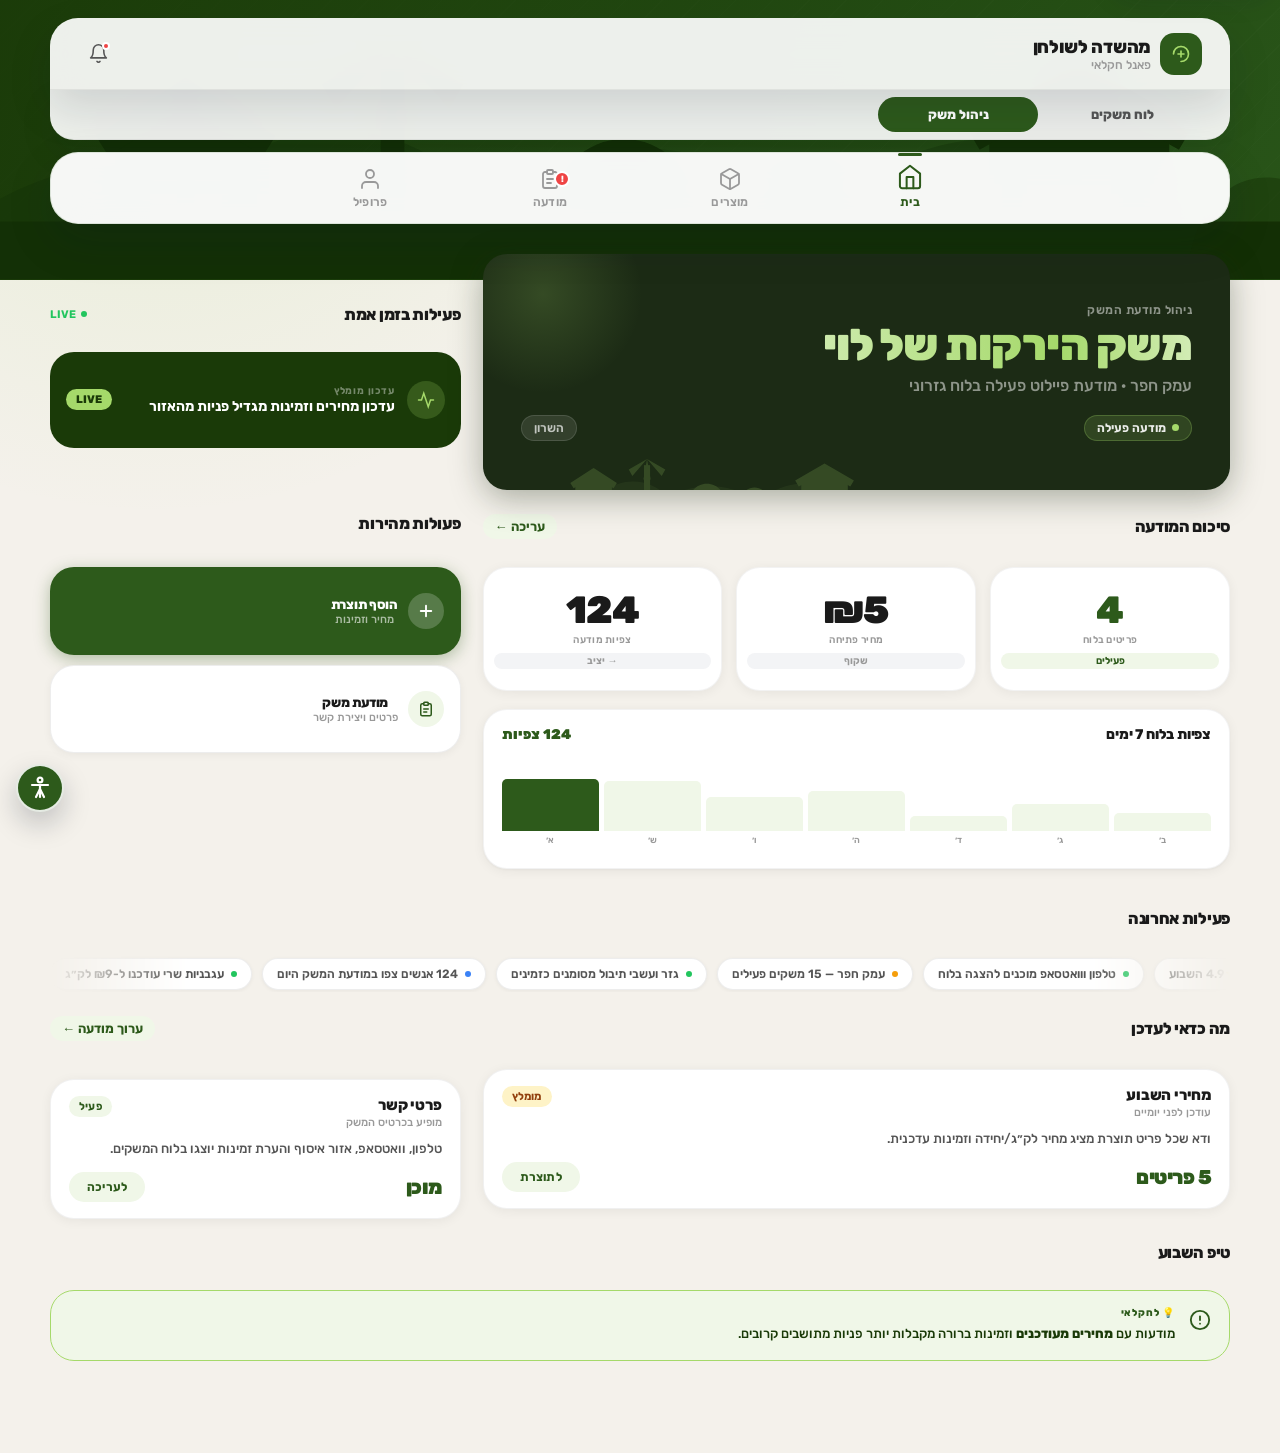
<file: seller-dashboard.html>
<!DOCTYPE html>
<html dir="rtl" lang="he">
<head>
<meta charset="UTF-8">
<meta name="viewport" content="width=device-width, initial-scale=1.0, maximum-scale=1.0">
<title>מהשדה לשולחן — לוח בקרה</title>
<link rel="preconnect" href="https://fonts.googleapis.com">
<link href="https://fonts.googleapis.com/css2?family=Rubik:wght@400;500;600;700;800;900&display=swap" rel="stylesheet">
<style>

/* ══════════════════════════════════════
   DESIGN TOKENS  (Deepstash × Gezroni)
══════════════════════════════════════ */
:root{
  /* Brand */
  --green-900:#1a3a08;
  --green-800:#2D5A1B;
  --green-600:#4a7c29;
  --green-400:#A5D96A;
  --green-100:#F0F7E8;
  --green-50:#f7fcf2;

  /* Neutrals */
  --bg:#f4f1eb;          /* warm cream — our brand bg */
  --surface:#ffffff;
  --dark:#1a1a1a;        /* Deepstash dark text */
  --dark-card:#1C2B15;   /* dark green section */
  --text-1:#1a1a1a;
  --text-2:#555;
  --text-3:#999;

  /* Accents */
  --orange:#f59e0b;
  --orange-pale:#fef3c7;
  --red:#ef4444;
  --red-pale:#fee2e2;
  --blue:#1a3f8f;

  /* Deepstash spring easing */
  --spring: cubic-bezier(0.16, 1, 0.3, 1);
  --ease-out: cubic-bezier(0.22, 1, 0.36, 1);

  /* Radii — Deepstash uses 16–24px */
  --r-pill: 999px;
  --r-xl: 24px;
  --r-lg: 20px;
  --r-md: 16px;
  --r-sm: 10px;

  --nav-h: 68px;
  --header-h: 60px;
  --page-nav-h: 46px;
}

/* ── RESET ── */
*{box-sizing:border-box;margin:0;padding:0;font-family:'Rubik',sans-serif;-webkit-tap-highlight-color:transparent}
html{scroll-behavior:smooth}
body{background:var(--bg);direction:rtl;min-height:100dvh;overflow-x:hidden;color:var(--text-1)}
button{cursor:pointer;border:none;background:none;font-family:'Rubik',sans-serif}
input,select,textarea{font-family:'Rubik',sans-serif;direction:rtl}

a:focus-visible,
button:focus-visible,
input:focus-visible,
select:focus-visible,
textarea:focus-visible,
[role="button"]:focus-visible{
  outline:3px solid var(--orange);
  outline-offset:3px;
}

.skip-link{
  position:fixed;top:10px;right:10px;z-index:1000;
  transform:translateY(-160%);
  background:#fff;color:var(--green-900);
  border:2px solid var(--green-800);
  border-radius:var(--r-pill);
  padding:10px 14px;font-weight:900;text-decoration:none;
  box-shadow:0 12px 28px rgba(15,23,42,0.18);
  transition:transform 0.18s var(--spring);
}
.skip-link:focus{transform:translateY(0)}
body.a11y-large-text{font-size:112%}
body.a11y-contrast{
  --bg:#fff;--surface:#fff;--text-1:#000;--text-2:#1f2937;--text-3:#374151;
  --green-800:#164b0b;--green-100:#e8f3de;--dark-card:#10220c;
}
body.a11y-contrast .card,
body.a11y-contrast .top-header,
body.a11y-contrast .global-page-nav,
body.a11y-contrast .bottom-nav{border-color:#111827}
body.a11y-underline a{text-decoration:underline;text-underline-offset:3px}
body.a11y-reduced-motion *,
body.a11y-reduced-motion *::before,
body.a11y-reduced-motion *::after{
  animation-duration:0.001ms!important;
  animation-iteration-count:1!important;
  transition-duration:0.001ms!important;
  scroll-behavior:auto!important;
}

.accessibility-widget{position:fixed;left:16px;bottom:calc(var(--nav-h) + 16px);z-index:120;direction:rtl}
.accessibility-toggle{
  width:48px;height:48px;display:grid;place-items:center;border:2px solid rgba(255,255,255,0.88);
  border-radius:50%;background:var(--green-800);color:#fff;box-shadow:0 12px 28px rgba(15,23,42,0.22);
}
.accessibility-toggle svg{width:24px;height:24px}
.accessibility-panel{
  position:absolute;left:0;bottom:58px;width:min(320px, calc(100vw - 32px));padding:14px;
  border-radius:18px;background:#fff;border:1px solid rgba(15,23,42,0.14);
  box-shadow:0 18px 46px rgba(15,23,42,0.22);display:none;color:#111827;
}
.accessibility-panel.open{display:block}
.accessibility-title{font-size:15px;font-weight:900;margin-bottom:4px}
.accessibility-note{font-size:12px;color:#475569;line-height:1.45;margin-bottom:10px}
.accessibility-actions{display:grid;gap:8px}
.accessibility-action{
  min-height:40px;border-radius:12px;border:1px solid rgba(15,23,42,0.12);
  background:#f8fafc;color:#111827;font-weight:800;font-size:12px;text-align:right;padding:9px 10px;
}
.accessibility-action.active{background:var(--green-800);color:#fff;border-color:var(--green-800)}

:root{
  --farm-silhouette:url("data:image/svg+xml,%3Csvg xmlns='http://www.w3.org/2000/svg' viewBox='0 0 1400 260'%3E%3Cg fill='%23143006'%3E%3Cpath d='M0 206h1400v54H0z'/%3E%3Cpath d='M70 204c48-31 91-48 140-50 30-1 61 4 93 15 37-39 95-56 151-44 37 8 69 28 91 55 54-34 118-48 186-40 50 6 98 25 140 56 42-42 103-68 170-68 74 0 141 32 184 82h175v50H0v-39c22-7 45-13 70-17z' opacity='.34'/%3E%3Cpath d='M210 190h132v-68l-66-42-66 42z'/%3E%3Cpath d='M236 190v-42h32v42zm48 0v-42h32v42z' fill='%231a3a08'/%3E%3Cpath d='M192 126l84-54 84 54-12 19-72-45-72 45z'/%3E%3Cpath d='M458 196h22V62h-22z'/%3E%3Cpath d='M469 40l13 74h-26zm0 0l-66 38 13 23zm0 0l66 38-13 23z'/%3E%3Cpath d='M620 194c0-36 29-65 65-65s65 29 65 65zM805 195c0-29 23-52 52-52s52 23 52 52z'/%3E%3Cpath d='M1026 194h168v-80l-84-48-84 48z'/%3E%3Cpath d='M1057 194v-48h35v48zm55 0v-48h35v48z' fill='%231a3a08'/%3E%3Cpath d='M1004 117l106-61 106 61-13 22-93-52-93 52z'/%3E%3Cpath d='M1227 199c16-23 35-34 58-34 19 0 34 8 46 22 16-10 34-13 53-8 5 2 11 4 16 6v75h-190c2-24 8-44 17-61z' opacity='.45'/%3E%3C/g%3E%3C/svg%3E");
}

/* ══════════════════════════
   KEYFRAMES  (Deepstash set)
══════════════════════════ */
@keyframes shine{
  0%{background-position:200% center}
  100%{background-position:-200% center}
}
@keyframes loop-scroll{
  0%{transform:translate3d(0,0,0)}
  100%{transform:translate3d(-50%,0,0)}
}
@keyframes floatUp{
  from{opacity:0;transform:translateY(18px)}
  to{opacity:1;transform:translateY(0)}
}
@keyframes countUp{
  from{opacity:0;transform:translateY(12px) scale(0.9)}
  to{opacity:1;transform:translateY(0) scale(1)}
}
@keyframes pulseGlow{
  0%,100%{box-shadow:0 0 0 0 rgba(165,217,106,0.5)}
  50%{box-shadow:0 0 0 10px rgba(165,217,106,0)}
}
@keyframes screenIn{
  from{opacity:0;transform:translateY(8px)}
  to{opacity:1;transform:translateY(0)}
}
@keyframes slideUp{
  from{transform:translateY(100%)}
  to{transform:translateY(0)}
}
@keyframes ripple{
  from{transform:scale(0);opacity:0.4}
  to{transform:scale(4);opacity:0}
}
@keyframes badgePop{
  0%{transform:scale(0)}
  60%{transform:scale(1.25)}
  100%{transform:scale(1)}
}
@keyframes toastSlide{
  from{opacity:0;transform:translateX(-50%) translateY(16px)}
  to{opacity:1;transform:translateX(-50%) translateY(0)}
}
@keyframes tickerFade{
  from{opacity:0;transform:translateY(-8px)}
  to{opacity:1;transform:translateY(0)}
}
@keyframes shimmerBg{
  0%{background-position:200% 0}
  100%{background-position:-200% 0}
}

/* ══════════════════════════
   LAYOUT SHELL
══════════════════════════ */
.app{max-width:430px;margin:0 auto;min-height:100dvh;position:relative;background:var(--bg)}

/* ── TOP HEADER ── */
.top-header{
  position:fixed;top:0;left:50%;transform:translateX(-50%);
  width:100%;max-width:430px;
  height:var(--header-h);
  background:rgba(255,255,255,0.92);
  backdrop-filter:blur(16px);
  -webkit-backdrop-filter:blur(16px);
  border-bottom:1px solid rgba(0,0,0,0.06);
  display:flex;align-items:center;justify-content:space-between;
  padding:0 1.25rem;z-index:50;
}
.header-logo{display:flex;align-items:center;gap:9px;text-decoration:none;color:inherit}
.header-logo-mark{
  width:34px;height:34px;background:var(--green-800);
  border-radius:10px;display:flex;align-items:center;justify-content:center;
  transition:transform 0.3s var(--spring);
}
.header-logo-mark:hover{transform:rotate(-6deg) scale(1.1)}
.header-logo-text{font-size:15px;font-weight:800;color:var(--text-1);letter-spacing:-0.3px}
.header-logo-sub{font-size:10px;color:var(--text-3);font-weight:500}
.icon-btn{
  width:40px;height:40px;border-radius:var(--r-pill);
  display:flex;align-items:center;justify-content:center;
  transition:all 0.2s var(--spring);cursor:pointer;position:relative;
  border:1px solid transparent;
}
.icon-btn:hover{background:#f0f0f0;border-color:rgba(0,0,0,0.06);transform:scale(1.08)}
.icon-btn:active{transform:scale(0.92)}
.notif-dot{
  position:absolute;top:7px;right:7px;
  width:8px;height:8px;background:#ef4444;
  border-radius:50%;border:2px solid #fff;
  animation:pulseGlow 2s infinite;
}
.global-page-nav{
  position:fixed;top:var(--header-h);left:50%;transform:translateX(-50%);
  width:100%;max-width:430px;height:var(--page-nav-h);
  background:rgba(255,255,255,0.92);
  backdrop-filter:blur(16px);
  -webkit-backdrop-filter:blur(16px);
  border-bottom:1px solid rgba(0,0,0,0.06);
  display:flex;align-items:center;gap:4px;
  padding:6px 1.25rem;z-index:49;
}
.global-page-nav a{
  flex:1;text-align:center;text-decoration:none;
  color:var(--text-2);font-size:11px;font-weight:800;
  border-radius:var(--r-pill);padding:7px 6px;
  white-space:nowrap;transition:all 0.18s var(--spring);
}
.global-page-nav a:hover{background:var(--green-100);color:var(--green-800)}
.global-page-nav a.active{background:var(--green-800);color:#fff}

/* ── SCREEN CONTAINER ── */
.screen-wrap{
  padding-top:calc(var(--header-h) + var(--page-nav-h) + 12px);
  padding-bottom:calc(var(--nav-h) + 16px);
  min-height:100dvh;
}
.screen{display:none;animation:screenIn 0.25s var(--ease-out) both}
.screen.active{display:block}

/* ══════════════════════════
   BOTTOM NAV  (Deepstash style: pill indicator)
══════════════════════════ */
.bottom-nav{
  position:fixed;bottom:0;left:50%;transform:translateX(-50%);
  width:100%;max-width:430px;
  height:var(--nav-h);
  background:rgba(255,255,255,0.96);
  backdrop-filter:blur(20px);
  -webkit-backdrop-filter:blur(20px);
  border-top:1px solid rgba(0,0,0,0.07);
  display:flex;align-items:center;
  z-index:50;
  padding-bottom:env(safe-area-inset-bottom);
}
.nav-item{
  flex:1;display:flex;flex-direction:column;align-items:center;
  gap:4px;padding:8px 0;cursor:pointer;position:relative;
  transition:transform 0.3s var(--spring);
}
.nav-item:active{transform:scale(0.82)}
.nav-icon{
  width:24px;height:24px;color:var(--text-3);
  transition:color 0.2s, transform 0.3s var(--spring);
}
.nav-label{font-size:10px;font-weight:600;color:var(--text-3);transition:color 0.2s;letter-spacing:0.2px}
.nav-indicator{
  position:absolute;top:0;left:50%;transform:translateX(-50%) scaleX(0);
  width:24px;height:3px;border-radius:var(--r-pill);
  background:var(--green-800);
  transition:transform 0.35s var(--spring);
}
.nav-item.active .nav-indicator{transform:translateX(-50%) scaleX(1)}
.nav-item.active .nav-icon{color:var(--green-800);transform:translateY(-2px) scale(1.12)}
.nav-item.active .nav-label{color:var(--green-800);font-weight:700}
.nav-badge{
  position:absolute;top:4px;right:calc(50% - 20px);
  background:#ef4444;color:#fff;
  font-size:9px;font-weight:800;
  min-width:16px;height:16px;border-radius:var(--r-pill);
  display:flex;align-items:center;justify-content:center;
  border:2px solid #fff;
  animation:badgePop 0.4s var(--spring) both;
}

/* ══════════════════════════
   SECTION / CARD
══════════════════════════ */
.pad{padding:0 1rem}
.pad-lg{padding:0 1.25rem}
.card{
  background:var(--surface);border-radius:var(--r-xl);
  box-shadow:0 2px 12px rgba(0,0,0,0.06),0 1px 3px rgba(0,0,0,0.04);
  border:1px solid rgba(0,0,0,0.05);overflow:hidden;
}
.sec-header{
  display:flex;align-items:center;justify-content:space-between;
  margin-bottom:12px;margin-top:22px;
}
.sec-title{font-size:16px;font-weight:800;color:var(--text-1);letter-spacing:-0.3px}
.sec-link{
  font-size:13px;font-weight:700;color:var(--green-800);cursor:pointer;
  padding:5px 12px;border-radius:var(--r-pill);
  background:var(--green-100);
  transition:all 0.2s var(--spring);
}
.sec-link:hover{background:var(--green-400);color:var(--green-900);transform:scale(1.04)}
.sec-link:active{transform:scale(0.96)}

/* ══════════════════════════
   HERO STATUS  (dark card — Deepstash dark section)
══════════════════════════ */
.status-card{
  background:var(--dark-card);
  border-radius:var(--r-xl);
  padding:22px 22px 20px;
  position:relative;overflow:hidden;
  box-shadow:0 8px 32px rgba(28,43,21,0.35);
}
.status-card::before{
  content:'';position:absolute;top:-60px;left:-40px;
  width:200px;height:200px;
  background:radial-gradient(circle,rgba(165,217,106,0.18) 0%,transparent 70%);
  pointer-events:none;
}
.status-card::after{
  content:'';
  position:absolute;
  left:18px;
  bottom:-20px;
  width:min(58%, 360px);
  height:150px;
  background:var(--green-400);
  -webkit-mask:var(--farm-silhouette) center bottom / contain no-repeat;
  mask:var(--farm-silhouette) center bottom / contain no-repeat;
  opacity:.14;
  pointer-events:none;
  z-index:0;
}
.status-card > *{position:relative;z-index:1}
.status-greeting{font-size:12px;color:rgba(255,255,255,0.5);font-weight:600;letter-spacing:0.5px;text-transform:uppercase;margin-bottom:4px}
.status-name{
  font-size:26px;font-weight:900;color:#fff;letter-spacing:-0.5px;line-height:1.1;
  background:linear-gradient(90deg,#fff 0%,var(--green-400) 40%,#fff 60%,#e8f8d0 100%);
  background-size:200% auto;
  -webkit-background-clip:text;-webkit-text-fill-color:transparent;background-clip:text;
  animation:shine 4s linear infinite;
}
.status-meta{font-size:13px;color:rgba(255,255,255,0.5);margin-top:6px;font-weight:500}
.status-row{display:flex;align-items:center;gap:8px;margin-top:14px}
.status-live{
  display:flex;align-items:center;gap:6px;
  background:rgba(165,217,106,0.15);border:1px solid rgba(165,217,106,0.25);
  border-radius:var(--r-pill);padding:5px 12px;
}
.live-dot{
  width:7px;height:7px;background:var(--green-400);
  border-radius:50%;flex-shrink:0;
  animation:pulseGlow 2s infinite;
}
.live-text{font-size:12px;font-weight:700;color:rgba(255,255,255,0.9)}
.status-region{
  margin-right:auto;
  background:rgba(255,255,255,0.1);border:1px solid rgba(255,255,255,0.12);
  border-radius:var(--r-pill);padding:5px 12px;
  font-size:12px;font-weight:600;color:rgba(255,255,255,0.7);
}

/* ══════════════════════════
   STAT CARDS  (Deepstash: number as hero)
══════════════════════════ */
.stats-row{display:grid;grid-template-columns:repeat(3,1fr);gap:10px}
.stat-card{
  background:var(--surface);border-radius:var(--r-xl);
  padding:16px 10px 14px;text-align:center;
  box-shadow:0 2px 12px rgba(0,0,0,0.06);
  border:1px solid rgba(0,0,0,0.05);
  cursor:default;
  transition:transform 0.35s var(--spring),box-shadow 0.3s ease;
  transform-style:preserve-3d;
  perspective:600px;
}
.stat-card:hover{
  transform:translateY(-5px) rotateX(4deg);
  box-shadow:0 12px 32px rgba(0,0,0,0.12);
}
.stat-card:active{transform:scale(0.93) rotateX(0deg)}
.stat-val{
  font-size:28px;font-weight:900;color:var(--text-1);
  line-height:1;letter-spacing:-1px;
  animation:countUp 0.5s var(--spring) both;
}
.stat-val.green{color:var(--green-800)}
.stat-label{font-size:10px;color:var(--text-3);margin-top:5px;font-weight:600;line-height:1.3;letter-spacing:0.3px}
.stat-delta{font-size:10px;font-weight:700;margin-top:6px;padding:2px 8px;border-radius:var(--r-pill);display:inline-block}
.stat-delta.up{background:var(--green-100);color:var(--green-800)}
.stat-delta.same{background:#f3f4f6;color:var(--text-3)}

/* ══════════════════════════
   ACTIVITY MARQUEE  (Deepstash loop-scroll)
══════════════════════════ */
.marquee-wrap{
  position:relative;
  width:100%;
  max-width:100%;
  min-width:0;
  overflow:hidden;
  padding:2px 0;
  direction:ltr;
  contain:inline-size;
  mask:linear-gradient(90deg,transparent,black 12%,black 88%,transparent);
  -webkit-mask:linear-gradient(90deg,transparent,black 12%,black 88%,transparent);
}
.marquee-track{
  display:flex;
  gap:0;
  width:max-content;
  animation:loop-scroll 22s linear infinite;
  will-change:transform;
}
.marquee-wrap:hover .marquee-track{animation-play-state:paused}
.marquee-group{
  display:flex;
  gap:10px;
  flex:0 0 auto;
  padding-inline-end:10px;
}
.marquee-chip{
  direction:rtl;
  display:flex;align-items:center;gap:7px;
  background:var(--surface);border:1px solid rgba(0,0,0,0.07);
  border-radius:var(--r-pill);padding:8px 14px;
  white-space:nowrap;flex-shrink:0;
  box-shadow:0 1px 4px rgba(0,0,0,0.05);
  font-size:12px;font-weight:600;color:var(--text-2);
}
.marquee-chip .chip-dot{
  width:6px;height:6px;border-radius:50%;flex-shrink:0;
}
.chip-dot.green{background:#22c55e}
.chip-dot.orange{background:#f59e0b}
.chip-dot.blue{background:#3b82f6}

/* ══════════════════════════
   QUICK ACTIONS  (pill buttons — Deepstash style)
══════════════════════════ */
.quick-actions{display:flex;gap:10px}
.qa-pill{
  flex:1;background:var(--surface);
  border-radius:var(--r-pill);
  border:1px solid rgba(0,0,0,0.07);
  padding:14px 16px;
  display:flex;align-items:center;gap:10px;
  transition:all 0.3s var(--spring);
  box-shadow:0 2px 8px rgba(0,0,0,0.05);
  cursor:pointer;
  position:relative;overflow:hidden;
}
.qa-pill::after{
  content:'';position:absolute;inset:0;
  background:rgba(0,0,0,0);
  transition:background 0.2s;
}
.qa-pill:hover{transform:translateY(-4px) scale(1.02);box-shadow:0 10px 28px rgba(0,0,0,0.1)}
.qa-pill:active{transform:scale(0.95)}
.qa-pill.primary{background:var(--green-800);border-color:transparent;box-shadow:0 4px 16px rgba(45,90,27,0.35)}
.qa-pill.primary:hover{box-shadow:0 10px 28px rgba(45,90,27,0.45)}
.qa-icon-pill{
  width:36px;height:36px;border-radius:50%;
  display:flex;align-items:center;justify-content:center;flex-shrink:0;
}
.qa-icon-pill.light{background:rgba(255,255,255,0.2)}
.qa-icon-pill.green{background:var(--green-100)}
.qa-title{font-size:13px;font-weight:800;color:var(--text-1);letter-spacing:-0.2px}
.qa-pill.primary .qa-title{color:#fff}
.qa-sub{font-size:11px;color:var(--text-3);margin-top:1px;font-weight:500}
.qa-pill.primary .qa-sub{color:rgba(255,255,255,0.6)}

/* ══════════════════════════
   LIVE TICKER (listing activity)
══════════════════════════ */
.live-ticker{
  background:var(--green-900);border-radius:var(--r-xl);
  padding:14px 16px;
  display:flex;align-items:center;gap:12px;
}
.ticker-icon{
  width:38px;height:38px;border-radius:var(--r-pill);
  background:rgba(165,217,106,0.2);
  display:flex;align-items:center;justify-content:center;flex-shrink:0;
  animation:pulseGlow 2s infinite;
}
.ticker-content{flex:1;min-width:0}
.ticker-label{font-size:10px;font-weight:700;color:rgba(255,255,255,0.4);letter-spacing:0.8px;text-transform:uppercase}
.ticker-text{font-size:14px;font-weight:700;color:#fff;margin-top:1px;animation:tickerFade 0.4s var(--ease-out)}
.ticker-badge{
  background:var(--green-400);color:var(--green-900);
  font-size:11px;font-weight:800;
  padding:4px 10px;border-radius:var(--r-pill);flex-shrink:0;
}

/* ══════════════════════════
   ORDER CARDS  (Deepstash: bigger radius, more impact)
══════════════════════════ */
.order-card{
  background:var(--surface);border-radius:var(--r-xl);
  border:1px solid rgba(0,0,0,0.06);
  box-shadow:0 2px 12px rgba(0,0,0,0.06);
  padding:16px 18px;
  transition:all 0.3s var(--spring);
}
.order-card:hover{transform:translateY(-3px);box-shadow:0 8px 28px rgba(0,0,0,0.10)}
.order-card+.order-card{margin-top:10px}
.order-top{display:flex;align-items:flex-start;justify-content:space-between;margin-bottom:10px}
.order-buyer{font-size:15px;font-weight:800;color:var(--text-1);letter-spacing:-0.2px}
.order-time{font-size:11px;color:var(--text-3);margin-top:2px;font-weight:500}
.order-items{font-size:13px;color:var(--text-2);margin-bottom:12px;line-height:1.6;font-weight:500}
.order-bottom{display:flex;align-items:center;justify-content:space-between}
.order-total{font-size:20px;font-weight:900;color:var(--green-800);letter-spacing:-0.5px}
.order-actions{display:flex;gap:8px}

/* ══════════════════════════
   BUTTONS  (pill — Deepstash)
══════════════════════════ */
.btn-sm{
  padding:8px 18px;border-radius:var(--r-pill);
  font-size:12px;font-weight:700;letter-spacing:0.2px;
  transition:all 0.25s var(--spring);
  position:relative;overflow:hidden;
}
.btn-sm:active{transform:scale(0.9)}
.btn-confirm{
  background:var(--green-800);color:#fff;
  box-shadow:0 3px 12px rgba(45,90,27,0.3);
}
.btn-confirm:hover{background:var(--green-600);transform:scale(1.05);box-shadow:0 6px 18px rgba(45,90,27,0.4)}
.btn-cancel{background:#f5f5f5;color:var(--text-2)}
.btn-cancel:hover{background:#ebebeb;transform:scale(1.04)}
.btn-view{background:var(--green-100);color:var(--green-800)}
.btn-view:hover{background:var(--green-400);color:var(--green-900);transform:scale(1.04)}

/* Shine primary button */
.btn-shine{
  background:linear-gradient(90deg,var(--green-800) 0%,var(--green-600) 40%,var(--green-400) 60%,var(--green-800) 100%);
  background-size:200% auto;color:#fff;
  animation:shimmerBg 3s linear infinite;
  border-radius:var(--r-pill);padding:14px 24px;
  font-size:15px;font-weight:800;border:none;
  cursor:pointer;width:100%;
  box-shadow:0 4px 20px rgba(45,90,27,0.4);
  transition:transform 0.3s var(--spring),box-shadow 0.3s;
  letter-spacing:-0.2px;
}
.btn-shine:hover{transform:scale(1.03) translateY(-2px);box-shadow:0 8px 28px rgba(45,90,27,0.5)}
.btn-shine:active{transform:scale(0.96)}

/* Badge */
.badge{
  display:inline-flex;align-items:center;gap:4px;
  padding:4px 10px;border-radius:var(--r-pill);
  font-size:11px;font-weight:700;letter-spacing:0.2px;
}
.badge.pending{background:var(--orange-pale);color:#92400e}
.badge.active{background:var(--green-100);color:var(--green-800)}
.badge.done{background:#f0fdf4;color:#166534}
.badge.cancelled{background:var(--red-pale);color:#991b1b}
.badge.paused{background:#f3f4f6;color:#374151}
.badge.processing{background:#dbeafe;color:#1e40af}

/* ══════════════════════════
   MINI CHART  (bar chart)
══════════════════════════ */
.chart-wrap{margin-top:12px}
.chart-bars{display:flex;align-items:flex-end;gap:5px;height:52px}
.bar{
  flex:1;border-radius:5px 5px 0 0;
  background:var(--green-100);
  transition:height 0.7s var(--spring);cursor:pointer;
}
.bar:hover{background:var(--green-400);transform:scaleY(1.06);transform-origin:bottom}
.bar.highlight{background:var(--green-800)}
.bar.highlight:hover{background:var(--green-900)}
.chart-labels{display:flex;gap:5px;margin-top:4px}
.chart-labels div{flex:1;font-size:9px;color:var(--text-3);text-align:center;font-weight:600}

/* ══════════════════════════
   PRODUCT CARDS
══════════════════════════ */
.product-card{
  background:var(--surface);border-radius:var(--r-xl);
  border:1px solid rgba(0,0,0,0.06);
  box-shadow:0 2px 8px rgba(0,0,0,0.05);
  padding:16px 18px;
  display:flex;align-items:center;gap:14px;
  transition:all 0.3s var(--spring);
}
.product-card:hover{transform:translateY(-3px) scale(1.01);box-shadow:0 8px 24px rgba(0,0,0,0.10)}
.product-card+.product-card{margin-top:10px}
.product-emoji{
  font-size:34px;flex-shrink:0;width:52px;height:52px;
  background:var(--green-50);border-radius:var(--r-md);
  display:flex;align-items:center;justify-content:center;
  transition:transform 0.3s var(--spring);
}
.product-card:hover .product-emoji{transform:scale(1.15) rotate(-5deg)}
.product-info{flex:1;min-width:0}
.product-name{font-size:15px;font-weight:800;color:var(--text-1);letter-spacing:-0.2px}
.product-meta{font-size:12px;color:var(--text-3);margin-top:2px;font-weight:500}
.product-price{font-size:16px;font-weight:900;color:var(--green-800);margin-top:5px;letter-spacing:-0.3px}
.product-right{display:flex;flex-direction:column;align-items:flex-end;gap:10px;flex-shrink:0}

/* ══════════════════════════
   TOGGLE  (Deepstash style)
══════════════════════════ */
.toggle{position:relative;width:46px;height:26px;cursor:pointer;flex-shrink:0}
.toggle input{opacity:0;width:0;height:0;position:absolute}
.toggle-track{
  position:absolute;inset:0;border-radius:var(--r-pill);
  background:#e5e7eb;transition:background 0.25s var(--spring);
}
.toggle input:checked~.toggle-track{background:var(--green-800)}
.toggle-thumb{
  position:absolute;top:3px;right:3px;
  width:20px;height:20px;border-radius:50%;background:#fff;
  box-shadow:0 2px 6px rgba(0,0,0,0.2);
  transition:transform 0.3s var(--spring),box-shadow 0.2s;
}
.toggle input:checked~.toggle-thumb{transform:translateX(-20px);box-shadow:0 2px 8px rgba(45,90,27,0.3)}

/* ══════════════════════════
   FAB
══════════════════════════ */
.fab{
  position:fixed;bottom:calc(var(--nav-h) + 16px);
  right:calc(50% - 215px + 16px);
  width:56px;height:56px;border-radius:50%;
  background:var(--green-800);color:#fff;
  display:none;align-items:center;justify-content:center;
  box-shadow:0 6px 24px rgba(45,90,27,0.45);
  transition:all 0.3s var(--spring);z-index:40;
}
.fab:hover{transform:scale(1.12) rotate(90deg);box-shadow:0 10px 32px rgba(45,90,27,0.55)}
.fab:active{transform:scale(0.9) rotate(90deg)}
.fab.show{display:flex}

/* ══════════════════════════
   MODAL  (Deepstash sheet)
══════════════════════════ */
.modal-overlay{
  position:fixed;inset:0;background:rgba(0,0,0,0.5);
  z-index:200;display:none;align-items:flex-end;justify-content:center;
  backdrop-filter:blur(4px);
}
.modal-overlay.open{display:flex}
.modal-sheet{
  width:100%;max-width:430px;background:var(--surface);
  border-radius:var(--r-xl) var(--r-xl) 0 0;
  padding:0 0 env(safe-area-inset-bottom);
  animation:slideUp 0.32s var(--spring) both;
  max-height:90dvh;overflow-y:auto;
}
.modal-handle{width:36px;height:4px;background:#e0e0e0;border-radius:var(--r-pill);margin:14px auto 0}
.modal-title{font-size:20px;font-weight:900;padding:18px 22px 0;color:var(--text-1);letter-spacing:-0.4px}
.modal-body{padding:16px 22px 28px}
.field{margin-bottom:16px}
.field label{font-size:13px;font-weight:700;color:var(--text-2);display:block;margin-bottom:7px;letter-spacing:0.1px}
.field input,.field select,.field textarea{
  width:100%;padding:13px 16px;font-size:15px;font-weight:500;
  border:1.5px solid #e5e7eb;border-radius:var(--r-md);
  background:#fafafa;color:var(--text-1);direction:rtl;
  outline:none;transition:all 0.2s var(--spring);
}
.field input:focus,.field select:focus,.field textarea:focus{
  border-color:var(--green-800);background:#fff;
  box-shadow:0 0 0 4px rgba(45,90,27,0.10);transform:translateY(-1px);
}
.field-row{display:grid;grid-template-columns:1fr 1fr;gap:12px}

/* ══════════════════════════
   ORDER TABS
══════════════════════════ */
.order-tabs{
  display:flex;background:var(--surface);border-radius:var(--r-xl);
  padding:5px;gap:5px;margin-bottom:16px;
  box-shadow:0 2px 8px rgba(0,0,0,0.05);border:1px solid rgba(0,0,0,0.05);
}
.otab{
  flex:1;padding:9px 4px;text-align:center;font-size:12px;font-weight:700;
  color:var(--text-3);border-radius:12px;cursor:pointer;
  transition:all 0.25s var(--spring);letter-spacing:0.1px;
}
.otab.active{background:var(--green-800);color:#fff;transform:scale(1.02)}
.order-section{display:none}
.order-section.active{display:block}

/* ══════════════════════════
   PROFILE
══════════════════════════ */
.profile-hero{
  background:var(--dark-card);
  padding:32px 22px 24px;text-align:center;
  border-radius:0 0 var(--r-xl) var(--r-xl);margin-bottom:22px;
  position:relative;overflow:hidden;
}
.profile-hero::before{
  content:'';position:absolute;top:-50px;left:50%;transform:translateX(-50%);
  width:250px;height:250px;
  background:radial-gradient(circle,rgba(165,217,106,0.12) 0%,transparent 70%);
}
.avatar{
  width:80px;height:80px;border-radius:50%;
  background:rgba(165,217,106,0.15);
  border:3px solid rgba(165,217,106,0.3);
  display:flex;align-items:center;justify-content:center;
  margin:0 auto 14px;font-size:34px;
  transition:transform 0.4s var(--spring);cursor:pointer;
}
.avatar:hover{transform:scale(1.1) rotate(-5deg)}
.profile-name{
  font-size:22px;font-weight:900;color:#fff;letter-spacing:-0.5px;
  background:linear-gradient(90deg,#fff,var(--green-400));
  -webkit-background-clip:text;-webkit-text-fill-color:transparent;background-clip:text;
}
.profile-sub{font-size:13px;color:rgba(255,255,255,0.5);margin-top:3px;font-weight:500}
.profile-chips{display:flex;gap:7px;justify-content:center;margin-top:12px;flex-wrap:wrap}
.profile-chip{
  background:rgba(255,255,255,0.1);border:1px solid rgba(255,255,255,0.15);
  color:rgba(255,255,255,0.8);font-size:11px;font-weight:700;
  padding:5px 12px;border-radius:var(--r-pill);
  transition:all 0.2s var(--spring);cursor:pointer;
}
.profile-chip:hover{background:rgba(165,217,106,0.2);border-color:rgba(165,217,106,0.4);transform:scale(1.06)}
.settings-list{
  background:var(--surface);border-radius:var(--r-xl);
  border:1px solid rgba(0,0,0,0.06);overflow:hidden;
  box-shadow:0 2px 12px rgba(0,0,0,0.05);
}
.settings-item{
  display:flex;align-items:center;gap:14px;
  padding:16px 18px;cursor:pointer;
  transition:all 0.2s var(--spring);
  border-bottom:1px solid rgba(0,0,0,0.05);
}
.settings-item:last-child{border-bottom:none}
.settings-item:hover{background:#fafafa;transform:translateX(-3px)}
.settings-item:active{transform:scale(0.98) translateX(-2px)}
.si-icon{
  width:38px;height:38px;border-radius:var(--r-md);
  display:flex;align-items:center;justify-content:center;flex-shrink:0;
  transition:transform 0.3s var(--spring);
}
.settings-item:hover .si-icon{transform:scale(1.1) rotate(-5deg)}
.si-icon.green{background:var(--green-100)}
.si-icon.orange{background:var(--orange-pale)}
.si-icon.red{background:var(--red-pale)}
.si-icon.blue{background:#dbeafe}
.si-label{font-size:14px;font-weight:700;color:var(--text-1);flex:1;letter-spacing:-0.1px}
.si-sub{font-size:11px;color:var(--text-3);margin-top:1px;font-weight:500}
.si-arrow{color:var(--text-3);flex-shrink:0;transition:transform 0.2s var(--spring)}
.settings-item:hover .si-arrow{transform:translateX(-3px)}

/* ══════════════════════════
   TOAST  (Deepstash: pill toast)
══════════════════════════ */
.toast{
  position:fixed;bottom:calc(var(--nav-h) + 14px);
  left:50%;transform:translateX(-50%) translateY(20px);
  max-width:320px;width:calc(100% - 2rem);
  background:var(--dark);color:#fff;
  padding:12px 18px;border-radius:var(--r-pill);
  font-size:14px;font-weight:600;
  display:flex;align-items:center;gap:10px;
  box-shadow:0 8px 32px rgba(0,0,0,0.25);
  z-index:300;
  opacity:0;
  transition:all 0.35s var(--spring);
  pointer-events:none;
}
.toast.show{opacity:1;transform:translateX(-50%) translateY(0);animation:toastSlide 0.35s var(--spring) both}
.toast-icon{width:18px;height:18px;flex-shrink:0}

/* ══════════════════════════
   TIP CARD
══════════════════════════ */
.tip-card{
  background:var(--green-100);border:1px solid var(--green-400);
  border-radius:var(--r-xl);padding:16px 18px;
  display:flex;gap:14px;align-items:flex-start;
  transition:transform 0.3s var(--spring);cursor:default;
}
.tip-card:hover{transform:translateY(-2px)}
.tip-label{font-size:10px;font-weight:800;color:var(--green-800);letter-spacing:0.8px;text-transform:uppercase;margin-bottom:4px}
.tip-card p{font-size:13px;color:var(--green-900);line-height:1.65;font-weight:500}
.tip-card strong{font-weight:800}

/* ══════════════════════════
   REDUCED MOTION
══════════════════════════ */
@media(prefers-reduced-motion:reduce){
  *{animation:none!important;transition:none!important}
  .status-name{-webkit-text-fill-color:#fff;background:none}
  .btn-shine{animation:none;background:var(--green-800)}
}

/* ══════════════════════════
   RESPONSIVE
══════════════════════════ */
@media(min-width:900px){
  :root{
    --header-h:72px;
    --page-nav-h:50px;
    --nav-h:72px;
  }

  body{
    position:relative;
    background:
      radial-gradient(circle at 12% 0%, rgba(165,217,106,0.18), transparent 28%),
      linear-gradient(180deg, #183f10 0 280px, var(--bg) 280px 100%);
  }

  body::before{
    content:'';
    position:absolute;
    inset:0 0 auto;
    height:280px;
    pointer-events:none;
    background-image:
      var(--farm-silhouette),
      linear-gradient(110deg, rgba(26,58,8,0.95), rgba(45,90,27,0.78)),
      repeating-linear-gradient(135deg, rgba(255,255,255,0.05) 0 1px, transparent 1px 26px);
    background-repeat:no-repeat,no-repeat,repeat;
    background-position:center bottom,center,center;
    background-size:1500px 280px,cover,auto;
    z-index:0;
  }

  .app{
    max-width:none;
    width:100%;
    min-height:100dvh;
    background:transparent;
    display:flex;
    flex-direction:column;
    align-items:center;
    padding-top:18px;
    z-index:1;
  }

  .top-header,
  .global-page-nav,
  .bottom-nav{
    width:min(1180px, calc(100% - 64px));
    max-width:1180px;
  }

  .top-header{
    position:relative;
    top:auto;
    left:auto;
    transform:none;
    height:var(--header-h);
    border-radius:28px 28px 0 0;
    padding:0 28px;
    box-shadow:0 18px 44px rgba(15,23,42,0.14);
    order:0;
  }

  .header-logo-mark{
    width:42px;
    height:42px;
    border-radius:14px;
  }

  .header-logo-text{
    font-size:18px;
  }

  .header-logo-sub{
    font-size:12px;
  }

  .global-page-nav{
    position:relative;
    top:auto;
    left:auto;
    transform:none;
    height:var(--page-nav-h);
    border-radius:0 0 24px 24px;
    padding:7px 28px;
    box-shadow:0 14px 34px rgba(15,23,42,0.09);
    order:1;
  }

  .global-page-nav a{
    flex:0 0 auto;
    min-width:160px;
    padding:10px 18px;
    font-size:13px;
  }

  .screen-wrap{
    width:min(1180px, calc(100% - 64px));
    margin:0 auto;
    padding-top:30px;
    padding-bottom:64px;
    order:3;
  }

  .pad,
  .pad-lg{
    padding:0;
  }

  .bottom-nav{
    position:relative;
    top:auto;
    bottom:auto;
    left:auto;
    transform:none;
    margin-top:12px;
    height:var(--nav-h);
    border-radius:28px;
    border:1px solid rgba(45,90,27,0.12);
    box-shadow:0 18px 45px rgba(15,23,42,0.16);
    justify-content:center;
    padding:0 12px;
    order:2;
  }

  .nav-item{
    flex:0 1 180px;
    height:100%;
    justify-content:center;
    border-radius:20px;
  }

  .nav-item:hover{
    background:var(--green-100);
  }

  .nav-label{
    font-size:12px;
  }

  #screen-home .pad-lg{
    display:grid;
    grid-template-columns:minmax(0, 1.42fr) minmax(330px, 0.78fr);
    gap:18px 22px;
    align-items:start;
  }

  #screen-home .pad-lg > *{
    min-width:0;
  }

  #screen-home .sec-header{
    margin:0 0 10px;
  }

  #screen-home .status-card{
    grid-column:1;
    grid-row:1 / span 2;
    min-height:236px;
    padding:34px 38px;
    display:flex;
    flex-direction:column;
    justify-content:center;
  }

  #screen-home .status-card::after{
    left:34px;
    bottom:-30px;
    width:min(52%, 440px);
    height:190px;
    opacity:.18;
  }

  #screen-home .status-name{
    font-size:44px;
    max-width:720px;
  }

  #screen-home .status-meta{
    font-size:16px;
  }

  #screen-home .status-row{
    margin-top:20px;
  }

  #screen-home .status-card + .sec-header{
    grid-column:2;
    grid-row:1;
    align-self:end;
    margin-top:8px;
  }

  #screen-home .live-ticker{
    grid-column:2;
    grid-row:2;
    min-height:96px;
  }

  #screen-home .live-ticker + .sec-header{
    grid-column:1;
    grid-row:3;
    margin-top:6px;
  }

  #screen-home .stats-row{
    grid-column:1;
    grid-row:4;
    grid-template-columns:repeat(3, minmax(0, 1fr));
    gap:14px;
  }

  #screen-home .stat-card{
    min-height:124px;
    display:flex;
    flex-direction:column;
    justify-content:center;
  }

  #screen-home .stat-val{
    font-size:38px;
  }

  #screen-home .stats-row + .card{
    grid-column:1;
    grid-row:5;
    margin-top:0!important;
    min-height:160px;
  }

  #screen-home .chart-bars{
    height:76px;
  }

  #screen-home .card + .sec-header{
    grid-column:2;
    grid-row:3;
    margin-top:6px;
  }

  #screen-home .quick-actions{
    grid-column:2;
    grid-row:4 / span 2;
    flex-direction:column;
  }

  #screen-home .qa-pill{
    min-height:88px;
    border-radius:var(--r-xl);
  }

  #screen-home .quick-actions + .sec-header{
    grid-column:1 / -1;
    grid-row:6;
    margin-top:6px;
  }

  #screen-home .marquee-wrap{
    grid-column:1 / -1;
    grid-row:7;
  }

  #screen-home .marquee-wrap + .sec-header{
    grid-column:1 / -1;
    grid-row:8;
    margin-top:6px;
  }

  #screen-home #home-order-1{
    grid-column:1;
    grid-row:9;
  }

  #screen-home #home-order-2{
    grid-column:2;
    grid-row:9;
  }

  #screen-home #home-order-2 + .sec-header{
    grid-column:1 / -1;
    grid-row:10;
    margin-top:6px;
  }

  #screen-home .tip-card{
    grid-column:1 / -1;
    grid-row:11;
  }

  #products-list{
    display:grid;
    grid-template-columns:repeat(2, minmax(0, 1fr));
    gap:14px;
  }

  #products-list .product-card{
    margin-top:0;
  }

  #screen-products .sec-header,
  #screen-orders .pad-lg > div:first-child{
    margin-top:0!important;
  }

  #screen-orders .pad-lg{
    max-width:820px;
    margin:0 auto;
  }

  #screen-profile .profile-hero{
    width:min(1180px, calc(100% - 64px));
    margin:0 auto 24px;
    border-radius:var(--r-xl);
    padding:42px 28px 34px;
    box-shadow:0 12px 34px rgba(28,43,21,0.22);
  }

  #screen-profile .pad-lg{
    max-width:920px;
    margin:0 auto;
  }

  .modal-overlay{
    align-items:center;
  }

  .modal-sheet{
    max-width:560px;
    border-radius:var(--r-xl);
    padding-bottom:0;
    box-shadow:0 24px 70px rgba(15,23,42,0.32);
  }

  .fab{
    right:max(44px, calc((100vw - 1180px) / 2 + 24px));
    bottom:42px;
  }

  .toast{
    bottom:42px;
  }
}

@media(max-width:380px){
  .stat-val{font-size:22px}
  .status-name{font-size:21px}
  .fab{right:16px}
}

@media(max-width:520px){
  .screen-wrap{padding-inline:10px}
  .pad,.pad-lg{padding-inline:0}
  .status-card{padding:20px 18px 18px;border-radius:22px}
  .status-name{overflow-wrap:anywhere}
  .stats-row{gap:8px}
  .stat-card{min-width:0;padding-inline:8px}
  .stat-label,.stat-delta{overflow-wrap:anywhere}
  .quick-actions{display:grid;grid-template-columns:1fr}
  .qa-pill{min-height:76px}
  .marquee-wrap{margin-inline:-2px}
  .order-card,.tip-card,.card{border-radius:20px}
  .accessibility-widget{left:12px;bottom:calc(var(--nav-h) + 12px)}
}
</style>
</head>
<body>
<a class="skip-link" href="#screen-home">דלג לתוכן המרכזי</a>
<div class="app">

<!-- ── TOP HEADER ── -->
<header class="top-header">
  <a class="header-logo" href="landing v6.html">
    <div class="header-logo-mark">
      <svg width="18" height="18" viewBox="0 0 24 24" fill="none" stroke="#A5D96A" stroke-width="2.2" stroke-linecap="round">
        <path d="M12 2a10 10 0 0 1 0 20"/><path d="M12 2C6.5 2 2 6.5 2 12"/><path d="M12 8v8M8 12h8"/>
      </svg>
    </div>
    <div>
      <div class="header-logo-text">מהשדה לשולחן</div>
      <div class="header-logo-sub">פאנל חקלאי</div>
    </div>
  </a>
  <div style="display:flex;gap:4px">
    <div class="icon-btn" onclick="showToast('אין התראות חדשות','info')">
      <div class="notif-dot"></div>
      <svg width="21" height="21" viewBox="0 0 24 24" fill="none" stroke="#555" stroke-width="1.8" stroke-linecap="round" stroke-linejoin="round">
        <path d="M18 8A6 6 0 0 0 6 8c0 7-3 9-3 9h18s-3-2-3-9"/><path d="M13.73 21a2 2 0 0 1-3.46 0"/>
      </svg>
    </div>
  </div>
</header>

<nav class="global-page-nav" aria-label="ניווט ראשי">
  <a href="landing v6.html#farm-board-section">לוח משקים</a>
  <a href="seller-dashboard.html" class="active" aria-current="page">ניהול משק</a>
</nav>

<div class="screen-wrap">

<!-- ════════════════════════════
     HOME SCREEN
════════════════════════════ -->
<div class="screen active" id="screen-home">
<div class="pad-lg">

  <!-- Status hero card (dark — Deepstash inspired) -->
  <div class="status-card">
    <div class="status-greeting">ניהול מודעת המשק</div>
    <div class="status-name" id="status-name">משק הירקות של לוי</div>
    <div class="status-meta">עמק חפר · מודעת פיילוט פעילה בלוח גזרוני</div>
    <div class="status-row">
      <div class="status-live">
        <span class="live-dot"></span>
        <span class="live-text">מודעה פעילה</span>
      </div>
      <span class="status-region">השרון</span>
    </div>
  </div>

  <!-- Live activity ticker -->
  <div class="sec-header">
    <div class="sec-title">פעילות בזמן אמת</div>
    <div style="display:flex;align-items:center;gap:5px">
      <span style="width:6px;height:6px;border-radius:50%;background:#22c55e;display:inline-block;animation:pulseGlow 1.5s infinite"></span>
      <span style="font-size:11px;color:#22c55e;font-weight:700">LIVE</span>
    </div>
  </div>
  <div class="live-ticker" id="liveTicker">
    <div class="ticker-icon">
      <svg width="18" height="18" viewBox="0 0 24 24" fill="none" stroke="var(--green-400)" stroke-width="2" stroke-linecap="round">
        <path d="M22 12h-4l-3 9L9 3l-3 9H2"/>
      </svg>
    </div>
    <div class="ticker-content">
      <div class="ticker-label">עדכון מומלץ</div>
      <div class="ticker-text" id="tickerText">עדכון מחירים וזמינות מגדיל פניות מהאזור</div>
    </div>
    <div class="ticker-badge">LIVE</div>
  </div>

  <!-- Stats -->
  <div class="sec-header">
    <div class="sec-title">סיכום המודעה</div>
    <div class="sec-link" onclick="switchTab('orders')">עריכה ←</div>
  </div>
  <div class="stats-row">
    <div class="stat-card" onclick="switchTab('products')">
      <div class="stat-val green" id="stat-orders">0</div>
      <div class="stat-label">פריטים בלוח</div>
      <div class="stat-delta up">פעילים</div>
    </div>
    <div class="stat-card">
      <div class="stat-val" id="stat-revenue">₪0</div>
      <div class="stat-label">מחיר פתיחה</div>
      <div class="stat-delta same">שקוף</div>
    </div>
    <div class="stat-card">
      <div class="stat-val" id="stat-views">0</div>
      <div class="stat-label">צפיות מודעה</div>
      <div class="stat-delta same">→ יציב</div>
    </div>
  </div>

  <!-- Revenue chart -->
  <div class="card" style="padding:16px 18px;margin-top:10px">
    <div style="display:flex;align-items:center;justify-content:space-between;margin-bottom:4px">
      <div style="font-size:14px;font-weight:800;color:var(--text-1);letter-spacing:-0.2px">צפיות בלוח 7 ימים</div>
      <div style="font-size:14px;font-weight:900;color:var(--green-800)">124 צפיות</div>
    </div>
    <div class="chart-wrap">
      <div class="chart-bars" id="revenueChart"></div>
      <div class="chart-labels" id="chartLabels"></div>
    </div>
  </div>

  <!-- Quick actions -->
  <div class="sec-header"><div class="sec-title">פעולות מהירות</div></div>
  <div class="quick-actions">
    <button class="qa-pill primary" onclick="openAddProduct()">
      <div class="qa-icon-pill light">
        <svg width="18" height="18" viewBox="0 0 24 24" fill="none" stroke="#fff" stroke-width="2.5" stroke-linecap="round">
          <line x1="12" y1="5" x2="12" y2="19"/><line x1="5" y1="12" x2="19" y2="12"/>
        </svg>
      </div>
      <div>
        <div class="qa-title">הוסף תוצרת</div>
        <div class="qa-sub">מחיר וזמינות</div>
      </div>
    </button>
    <button class="qa-pill" onclick="switchTab('orders')">
      <div class="qa-icon-pill green">
        <svg width="18" height="18" viewBox="0 0 24 24" fill="none" stroke="var(--green-800)" stroke-width="2" stroke-linecap="round">
          <path d="M9 5H7a2 2 0 0 0-2 2v12a2 2 0 0 0 2 2h10a2 2 0 0 0 2-2V7a2 2 0 0 0-2-2h-2"/>
          <rect x="9" y="3" width="6" height="4" rx="1"/><path d="M9 12h6M9 16h4"/>
        </svg>
      </div>
      <div>
        <div class="qa-title">מודעת משק</div>
        <div class="qa-sub">פרטים ויצירת קשר</div>
      </div>
    </button>
  </div>

  <!-- Activity marquee -->
  <div class="sec-header" style="margin-top:22px"><div class="sec-title">פעילות אחרונה</div></div>
  <div class="marquee-wrap">
    <div class="marquee-track" id="marqueeTrack">
      <!-- filled by JS -->
    </div>
  </div>

  <!-- Listing checklist -->
  <div class="sec-header"><div class="sec-title">מה כדאי לעדכן</div><div class="sec-link" onclick="switchTab('orders')">ערוך מודעה ←</div></div>

  <div class="order-card" id="home-order-1">
    <div class="order-top">
      <div><div class="order-buyer">מחירי השבוע</div><div class="order-time">עודכן לפני יומיים</div></div>
      <span class="badge pending">מומלץ</span>
    </div>
    <div class="order-items">ודא שכל פריט תוצרת מציג מחיר לק״ג/יחידה וזמינות עדכנית.</div>
    <div class="order-bottom">
      <div class="order-total">5 פריטים</div>
      <div class="order-actions">
        <button class="btn-sm btn-view" onclick="switchTab('products')">לתוצרת</button>
      </div>
    </div>
  </div>

  <div class="order-card" id="home-order-2" style="animation-delay:0.08s">
    <div class="order-top">
      <div><div class="order-buyer">פרטי קשר</div><div class="order-time">מופיע בכרטיס המשק</div></div>
      <span class="badge active">פעיל</span>
    </div>
    <div class="order-items">טלפון, וואטסאפ, אזור איסוף והערת זמינות יוצגו בלוח המשקים.</div>
    <div class="order-bottom">
      <div class="order-total">מוכן</div>
      <div class="order-actions">
        <button class="btn-sm btn-view" onclick="switchTab('orders')">לעריכה</button>
      </div>
    </div>
  </div>

  <!-- Tip -->
  <div class="sec-header"><div class="sec-title">טיפ השבוע</div></div>
  <div class="tip-card">
    <svg width="22" height="22" viewBox="0 0 24 24" fill="none" stroke="var(--green-800)" stroke-width="2" stroke-linecap="round" style="flex-shrink:0;margin-top:2px">
      <circle cx="12" cy="12" r="10"/><line x1="12" y1="8" x2="12" y2="12"/><line x1="12" y1="16" x2="12.01" y2="16"/>
    </svg>
    <div>
      <div class="tip-label">💡 לחקלאי</div>
      <p>מודעות עם <strong>מחירים מעודכנים</strong> וזמינות ברורה מקבלות יותר פניות מתושבים קרובים.</p>
    </div>
  </div>

  <div style="height:10px"></div>
</div>
</div>

<!-- ════════════════════════════
     PRODUCTS SCREEN
════════════════════════════ -->
<div class="screen" id="screen-products">
<div class="pad-lg">
  <div class="sec-header" style="margin-top:4px">
    <div class="sec-title">תוצרת ומחירים</div>
    <div id="products-count" style="font-size:12px;color:var(--text-3);font-weight:600">נטען...</div>
  </div>

  <div id="products-list">
    <!-- filled from DASHBOARD_PRODUCTS for easy future API replacement -->
  </div>
  <div style="height:90px"></div>
</div>
<button class="fab show" onclick="openAddProduct()" aria-label="הוסף תוצרת">
  <svg width="26" height="26" viewBox="0 0 24 24" fill="none" stroke="#fff" stroke-width="2.5" stroke-linecap="round"><line x1="12" y1="5" x2="12" y2="19"/><line x1="5" y1="12" x2="19" y2="12"/></svg>
</button>
</div>

<!-- ════════════════════════════
     LISTING SCREEN
════════════════════════════ -->
<div class="screen" id="screen-orders">
<div class="pad-lg">
  <div style="margin-top:4px;margin-bottom:16px">
    <div class="order-tabs">
      <div class="otab active" onclick="switchOrderTab('pending',this)">פרטי משק</div>
      <div class="otab" onclick="switchOrderTab('processing',this)">זמינות</div>
      <div class="otab" onclick="switchOrderTab('done',this)">תצוגה</div>
    </div>
  </div>

  <div class="order-section active" id="otab-pending">
    <div class="card" style="padding:16px 18px">
      <div class="field"><label for="listing-farm-name">שם המשק</label><input type="text" id="listing-farm-name" placeholder="משק הירקות של לוי"></div>
      <div class="field"><label for="listing-farmer-name">שם החקלאי/ת</label><input type="text" id="listing-farmer-name" placeholder="ישראל לוי"></div>
      <div class="field-row">
        <div class="field"><label for="listing-region">אזור</label><select id="listing-region"><option>עמק חפר</option><option>דרום השרון</option><option>צפון השרון</option><option>אחר</option></select></div>
        <div class="field"><label for="listing-city">יישוב</label><input type="text" id="listing-city" placeholder="כפר ויתקין"></div>
      </div>
      <div class="field"><label for="listing-phone">טלפון</label><input type="tel" id="listing-phone" placeholder="050-0000000"></div>
      <button class="btn-shine" onclick="saveFarmListingDraft()">שמור טיוטת מודעה ←</button>
    </div>
  </div>

  <div class="order-section" id="otab-processing">
    <div class="card" style="padding:16px 18px">
      <div class="field"><label for="listing-availability">זמינות כללית</label><input type="text" id="listing-availability" placeholder="זמין השבוע לאיסוף בתיאום"></div>
      <div class="field"><label for="listing-pickup">אזור/הוראות איסוף</label><textarea id="listing-pickup" rows="3" placeholder="איסוף מהמשק בבוקר או נקודת חלוקה בערב"></textarea></div>
      <div class="field"><label for="listing-note">הערה לתושבים</label><textarea id="listing-note" rows="3" placeholder="אין רכישה באתר. פונים אליי ישירות לתיאום."></textarea></div>
      <button class="btn-shine" onclick="saveFarmListingDraft()">שמור זמינות ←</button>
    </div>
  </div>

  <div class="order-section" id="otab-done">
    <div class="order-card">
      <div class="order-top">
        <div><div class="order-buyer" id="listing-preview-name">משק הירקות של לוי</div><div class="order-time" id="listing-preview-region">עמק חפר · כפר ויתקין</div></div>
        <span class="badge active">תצוגה בלוח</span>
      </div>
      <div class="order-items" id="listing-preview-note">אין רכישה באתר. תושבים רואים תוצרת, מחירים, מיקום ופרטי קשר.</div>
      <div style="height:1px;background:rgba(0,0,0,0.05);margin:12px 0"></div>
      <div class="order-bottom">
        <div class="order-total" id="listing-preview-phone">050-0000000</div>
        <button class="btn-sm btn-view" onclick="switchTab('products')">ערוך תוצרת</button>
      </div>
    </div>
  </div>
</div>
</div>

<!-- ════════════════════════════
     PROFILE SCREEN
════════════════════════════ -->
<div class="screen" id="screen-profile">
  <div class="profile-hero">
    <div class="avatar" onclick="showToast('שנה תמונת פרופיל — בקרוב','info')">🌾</div>
    <div class="profile-name">משק הירקות של לוי</div>
    <div class="profile-sub">ישראל לוי · עמק חפר</div>
    <div class="profile-chips">
      <span class="profile-chip">🍅 עגבניות</span>
      <span class="profile-chip">🥒 מלפפונים</span>
      <span class="profile-chip">🥕 גזר</span>
      <span class="profile-chip">+2</span>
    </div>
  </div>
  <div class="pad-lg">
    <div class="stats-row" style="margin-bottom:22px">
      <div class="stat-card"><div class="stat-val green">4.9</div><div class="stat-label">דירוג ⭐</div></div>
      <div class="stat-card"><div class="stat-val">23</div><div class="stat-label">פניות החודש</div></div>
      <div class="stat-card"><div class="stat-val">94%</div><div class="stat-label">שביעות רצון</div></div>
    </div>

    <div style="font-size:11px;font-weight:800;color:var(--text-3);letter-spacing:0.8px;text-transform:uppercase;margin-bottom:10px">הגדרות המשק</div>
    <div class="settings-list">
      <div class="settings-item" onclick="showToast('עריכת פרטים — בקרוב','info')">
        <div class="si-icon green"><svg width="18" height="18" viewBox="0 0 24 24" fill="none" stroke="var(--green-800)" stroke-width="2" stroke-linecap="round"><path d="M11 4H4a2 2 0 0 0-2 2v14a2 2 0 0 0 2 2h14a2 2 0 0 0 2-2v-7"/><path d="M18.5 2.5a2.12 2.12 0 0 1 3 3L12 15l-4 1 1-4Z"/></svg></div>
        <div style="flex:1"><div class="si-label">עריכת פרטי המשק</div><div class="si-sub">שם, כתובת, תיאור</div></div>
        <svg class="si-arrow" width="16" height="16" viewBox="0 0 24 24" fill="none" stroke="currentColor" stroke-width="2" stroke-linecap="round"><polyline points="15 18 9 12 15 6"/></svg>
      </div>
      <div class="settings-item" onclick="showToast('שעות פעילות — בקרוב','info')">
        <div class="si-icon orange"><svg width="18" height="18" viewBox="0 0 24 24" fill="none" stroke="#92400e" stroke-width="2" stroke-linecap="round"><circle cx="12" cy="12" r="10"/><polyline points="12 6 12 12 16 14"/></svg></div>
        <div style="flex:1"><div class="si-label">שעות פעילות</div><div class="si-sub">א'–ה' 07:00–18:00</div></div>
        <svg class="si-arrow" width="16" height="16" viewBox="0 0 24 24" fill="none" stroke="currentColor" stroke-width="2" stroke-linecap="round"><polyline points="15 18 9 12 15 6"/></svg>
      </div>
      <div class="settings-item" onclick="showToast('התראות — בקרוב','info')">
        <div class="si-icon blue"><svg width="18" height="18" viewBox="0 0 24 24" fill="none" stroke="var(--blue)" stroke-width="2" stroke-linecap="round"><path d="M18 8A6 6 0 0 0 6 8c0 7-3 9-3 9h18s-3-2-3-9"/><path d="M13.73 21a2 2 0 0 1-3.46 0"/></svg></div>
        <div style="flex:1"><div class="si-label">התראות</div><div class="si-sub">פניות חדשות, תזכורות עדכון</div></div>
        <svg class="si-arrow" width="16" height="16" viewBox="0 0 24 24" fill="none" stroke="currentColor" stroke-width="2" stroke-linecap="round"><polyline points="15 18 9 12 15 6"/></svg>
      </div>
      <div class="settings-item" onclick="showToast('שיתוף — בקרוב','info')">
        <div class="si-icon green"><svg width="18" height="18" viewBox="0 0 24 24" fill="none" stroke="var(--green-800)" stroke-width="2" stroke-linecap="round"><circle cx="18" cy="5" r="3"/><circle cx="6" cy="12" r="3"/><circle cx="18" cy="19" r="3"/><line x1="8.59" y1="13.51" x2="15.42" y2="17.49"/><line x1="15.41" y1="6.51" x2="8.59" y2="10.49"/></svg></div>
        <div style="flex:1"><div class="si-label">שתף את הפרופיל</div><div class="si-sub">קישור ישיר לדף המשק</div></div>
        <svg class="si-arrow" width="16" height="16" viewBox="0 0 24 24" fill="none" stroke="currentColor" stroke-width="2" stroke-linecap="round"><polyline points="15 18 9 12 15 6"/></svg>
      </div>
    </div>
    <div style="margin-top:12px" class="settings-list">
      <div class="settings-item" onclick="showToast('יציאה — בקרוב','info')">
        <div class="si-icon red"><svg width="18" height="18" viewBox="0 0 24 24" fill="none" stroke="var(--red)" stroke-width="2" stroke-linecap="round"><path d="M9 21H5a2 2 0 0 1-2-2V5a2 2 0 0 1 2-2h4"/><polyline points="16 17 21 12 16 7"/><line x1="21" y1="12" x2="9" y2="12"/></svg></div>
        <div class="si-label" style="color:var(--red)">יציאה מהחשבון</div>
        <svg class="si-arrow" width="16" height="16" viewBox="0 0 24 24" fill="none" stroke="var(--red)" stroke-width="2" stroke-linecap="round"><polyline points="15 18 9 12 15 6"/></svg>
      </div>
    </div>
    <div style="text-align:center;margin-top:22px;font-size:11px;color:var(--text-3);font-weight:500">מהשדה לשולחן · גרסת פיילוט · v0.1</div>
    <div style="height:12px"></div>
  </div>
</div>

</div><!-- /screen-wrap -->

<!-- ── BOTTOM NAV ── -->
<nav class="bottom-nav">
  <div class="nav-item active" id="nav-home" onclick="switchTab('home')">
    <div class="nav-indicator"></div>
    <div class="nav-icon-wrap" style="position:relative;width:24px;height:24px">
      <svg class="nav-icon" viewBox="0 0 24 24" fill="none" stroke="currentColor" stroke-width="1.8" stroke-linecap="round" stroke-linejoin="round"><path d="M3 9l9-7 9 7v11a2 2 0 0 1-2 2H5a2 2 0 0 1-2-2z"/><polyline points="9 22 9 12 15 12 15 22"/></svg>
    </div>
    <span class="nav-label">בית</span>
  </div>
  <div class="nav-item" id="nav-products" onclick="switchTab('products')">
    <div class="nav-indicator"></div>
    <div style="position:relative;width:24px;height:24px">
      <svg class="nav-icon" viewBox="0 0 24 24" fill="none" stroke="currentColor" stroke-width="1.8" stroke-linecap="round" stroke-linejoin="round"><path d="M21 16V8a2 2 0 0 0-1-1.73l-7-4a2 2 0 0 0-2 0l-7 4A2 2 0 0 0 3 8v8a2 2 0 0 0 1 1.73l7 4a2 2 0 0 0 2 0l7-4A2 2 0 0 0 21 16z"/><polyline points="3.27 6.96 12 12.01 20.73 6.96"/><line x1="12" y1="22.08" x2="12" y2="12"/></svg>
    </div>
    <span class="nav-label">מוצרים</span>
  </div>
  <div class="nav-item" id="nav-orders" onclick="switchTab('orders')">
    <div class="nav-indicator"></div>
    <div style="position:relative;width:24px;height:24px">
      <svg class="nav-icon" viewBox="0 0 24 24" fill="none" stroke="currentColor" stroke-width="1.8" stroke-linecap="round" stroke-linejoin="round"><path d="M9 5H7a2 2 0 0 0-2 2v12a2 2 0 0 0 2 2h10a2 2 0 0 0 2-2V7a2 2 0 0 0-2-2h-2"/><rect x="9" y="3" width="6" height="4" rx="1"/><path d="M9 12h6M9 16h4"/></svg>
      <span class="nav-badge" id="orders-badge">!</span>
    </div>
    <span class="nav-label">מודעה</span>
  </div>
  <div class="nav-item" id="nav-profile" onclick="switchTab('profile')">
    <div class="nav-indicator"></div>
    <div style="position:relative;width:24px;height:24px">
      <svg class="nav-icon" viewBox="0 0 24 24" fill="none" stroke="currentColor" stroke-width="1.8" stroke-linecap="round" stroke-linejoin="round"><path d="M20 21v-2a4 4 0 0 0-4-4H8a4 4 0 0 0-4 4v2"/><circle cx="12" cy="7" r="4"/></svg>
    </div>
    <span class="nav-label">פרופיל</span>
  </div>
</nav>

</div><!-- /app -->

<!-- ── ADD PRODUCT MODAL ── -->
<div class="modal-overlay" id="addProductModal" onclick="closeIfOverlay(event)">
  <div class="modal-sheet" role="dialog" aria-modal="true" aria-labelledby="add-product-title">
    <div class="modal-handle"></div>
    <div class="modal-title" id="add-product-title">הוסף תוצרת חדשה</div>
    <div class="modal-body">
      <div class="field"><label for="new-name">שם המוצר *</label><input type="text" id="new-name" placeholder="למשל: עגבניות שרי"></div>
      <div class="field-row">
        <div class="field"><label for="new-price">מחיר *</label><input type="number" id="new-price" placeholder="₪"></div>
        <div class="field"><label for="new-unit">יחידה</label><select id="new-unit"><option>לק"ג</option><option>ליחידה</option><option>לצרור</option><option>לתא</option></select></div>
      </div>
      <div class="field"><label for="new-qty">כמות זמינה</label><input type="text" id="new-qty" placeholder='50 ק"ג השבוע'></div>
      <div class="field"><label for="new-note">הערות (לא חובה)</label><textarea id="new-note" rows="2" placeholder="אורגני, נקטף אתמול..."></textarea></div>
      <button class="btn-shine" onclick="addProduct()">הוסף ללוח ←</button>
      <button style="width:100%;padding:13px;margin-top:10px;font-size:14px;color:var(--text-3);font-weight:600;border-radius:var(--r-pill);transition:background 0.2s" onclick="closeAddProduct()" onmouseover="this.style.background='#f5f5f5'" onmouseout="this.style.background='none'">ביטול</button>
    </div>
  </div>
</div>

<div class="accessibility-widget" id="accessibility-widget">
  <button class="accessibility-toggle" id="accessibility-toggle" type="button" aria-label="פתח כלי נגישות" aria-expanded="false" aria-controls="accessibility-panel">
    <svg viewBox="0 0 24 24" fill="none" stroke="currentColor" stroke-width="2.2" stroke-linecap="round" stroke-linejoin="round" aria-hidden="true">
      <circle cx="12" cy="4" r="2.4"></circle>
      <path d="M4 9h16"></path>
      <path d="M12 9v12"></path>
      <path d="M8 21l4-8 4 8"></path>
    </svg>
  </button>
  <section class="accessibility-panel" id="accessibility-panel" aria-label="אפשרויות נגישות">
    <div class="accessibility-title">כלי נגישות</div>
    <p class="accessibility-note">התאמות תצוגה מקומיות לפי עקרונות WCAG AA: פוקוס גלוי, קונטרסט, מקלדת והפחתת תנועה.</p>
    <div class="accessibility-actions">
      <button class="accessibility-action" type="button" data-a11y-toggle="largeText">הגדלת טקסט</button>
      <button class="accessibility-action" type="button" data-a11y-toggle="contrast">ניגודיות גבוהה</button>
      <button class="accessibility-action" type="button" data-a11y-toggle="reduceMotion">עצירת אנימציות</button>
      <button class="accessibility-action" type="button" data-a11y-toggle="underlineLinks">הדגשת קישורים</button>
      <button class="accessibility-action" type="button" data-a11y-reset>איפוס התאמות</button>
    </div>
  </section>
</div>

<!-- ── TOAST ── -->
<div class="toast" id="toast">
  <svg class="toast-icon" id="toast-icon" viewBox="0 0 24 24" fill="none" stroke="#fff" stroke-width="2.5" stroke-linecap="round"><polyline points="20 6 9 17 4 12"/></svg>
  <span id="toast-msg">הפעולה בוצעה</span>
</div>

<script>
const FARM_DRAFT_KEY = 'gezroni:farm-listing-draft:v1';
const PRODUCTS_KEY = 'gezroni:farm-products-draft:v1';

const DEFAULT_FARM_DRAFT = {
  farmName: 'משק הירקות של לוי',
  farmerName: 'ישראל לוי',
  region: 'עמק חפר',
  city: 'כפר ויתקין',
  phone: '050-0000000',
  availability: 'זמין השבוע לאיסוף בתיאום',
  pickup: 'איסוף מהמשק בבוקר או נקודת חלוקה בערב.',
  note: 'אין רכישה באתר. תושבים רואים תוצרת, מחירים, מיקום ופרטי קשר ופונים ישירות לחקלאי.'
};

const DEFAULT_PRODUCTS = [
  { id: 'tomatoes', name: 'עגבניות שרי', price: '9', unit: 'לק"ג', qty: "מינימום 500 גר'", active: true },
  { id: 'cucumbers', name: 'מלפפונים', price: '6', unit: 'לק"ג', qty: 'מינימום 1 ק"ג', active: true },
  { id: 'carrots', name: 'גזר', price: '5', unit: 'לק"ג', qty: 'מינימום 2 ק"ג', active: true },
  { id: 'herbs', name: 'עשבי תיבול', price: '12', unit: 'לצרור', qty: 'אצווה שבועית', active: true },
  { id: 'peppers', name: 'פלפלים', price: '11', unit: 'לק"ג', qty: 'עונה לא פעילה', active: false }
];

function readJson(key, fallback) {
  try {
    var raw = localStorage.getItem(key);
    return raw ? JSON.parse(raw) : fallback;
  } catch (err) {
    return fallback;
  }
}

function writeJson(key, value) {
  localStorage.setItem(key, JSON.stringify(value));
}

var farmDraft = readJson(FARM_DRAFT_KEY, DEFAULT_FARM_DRAFT);
var dashboardProducts = readJson(PRODUCTS_KEY, DEFAULT_PRODUCTS);

function createTextEl(tag, className, text) {
  var el = document.createElement(tag);
  if (className) el.className = className;
  el.textContent = text;
  return el;
}

// ══════════════════════════════
//  REVENUE CHART
// ══════════════════════════════
(function(){
  var data = [95,140,80,210,175,260,270];
  var days = ['ב׳','ג׳','ד׳','ה׳','ו׳','ש׳','א׳'];
  var max = Math.max.apply(null, data);
  var barsEl = document.getElementById('revenueChart');
  var labelsEl = document.getElementById('chartLabels');
  data.forEach(function(v,i){
    var bar = document.createElement('div');
    bar.className = 'bar' + (i===data.length-1?' highlight':'');
    bar.style.height='0';bar.style.flex='1';
    bar.title = v + ' צפיות';
    barsEl.appendChild(bar);
    setTimeout(function(){ bar.style.height = Math.round((v/max)*52)+'px'; }, 200 + i*60);

    var lbl = document.createElement('div');
    lbl.textContent = days[i];
    labelsEl.appendChild(lbl);
  });
})();

// ══════════════════════════════
//  ANIMATED COUNTERS
// ══════════════════════════════
function animateCounter(el, from, to, prefix, suffix, duration){
  var start = null;
  function step(ts){
    if(!start) start=ts;
    var p = Math.min((ts-start)/duration,1);
    var eased = 1-Math.pow(1-p,3);
    var val = Math.round(from+(to-from)*eased);
    el.textContent = (prefix||'')+val+(suffix||'');
    if(p<1) requestAnimationFrame(step);
  }
  requestAnimationFrame(step);
}
setTimeout(function(){
  updateDashboardStats(true);
  animateCounter(document.getElementById('stat-views'),0,124,'','',1100);
},300);

// ══════════════════════════════
//  MARQUEE (Deepstash loop-scroll)
// ══════════════════════════════
var MARQUEE_ITEMS = [
  {dot:'green', text:'עגבניות שרי עודכנו ל-₪9 לק״ג'},
  {dot:'blue',  text:'124 אנשים צפו במודעת המשק היום'},
  {dot:'green', text:'גזר ועשבי תיבול מסומנים כזמינים'},
  {dot:'orange',text:'עמק חפר — 15 משקים פעילים'},
  {dot:'green', text:'טלפון ווואטסאפ מוכנים להצגה בלוח'},
  {dot:'blue',  text:'הפרופיל שלך דורג ⭐4.9 השבוע'},
  {dot:'green', text:'מחירי השבוע נשמרו כטיוטה מקומית'},
  {dot:'orange',text:'תזכורת: עדכן זמינות לפני סוף השבוע'},
];
(function(){
  var track = document.getElementById('marqueeTrack');
  if (!track) return;
  function buildGroup(isDuplicate) {
    var group = document.createElement('div');
    group.className = 'marquee-group';
    if (isDuplicate) group.setAttribute('aria-hidden', 'true');
    MARQUEE_ITEMS.forEach(function(item){
      var chip = document.createElement('div');
      chip.className = 'marquee-chip';
      var dot = document.createElement('span');
      dot.className = 'chip-dot ' + item.dot;
      chip.appendChild(dot);
      chip.appendChild(document.createTextNode(item.text));
      group.appendChild(chip);
    });
    return group;
  }
  track.appendChild(buildGroup(false));
  track.appendChild(buildGroup(true));
})();

// ══════════════════════════════
//  LIVE TICKER  (static demo)
// ══════════════════════════════
var TICKER_EVENTS = [
  {label:'עדכון מחירים', text:'תושבים רואים קודם כל תוצרת ומחיר ברור', badge:'שקוף'},
  {label:'צפייה בפרופיל', text:'12 אנשים צפו במודעת המשק בשעה האחרונה', badge:'+12'},
  {label:'זמינות', text:'גזר ועשבי תיבול מסומנים כזמינים השבוע', badge:'זמין'},
  {label:'אמון', text:'פרטי קשר מלאים מעלים את הסיכוי לפנייה', badge:'מוכן'},
  {label:'מיקום', text:'סינון מיקום חכם יוכל להשתמש בעתיד באזור וביישוב', badge:'DB'},
];
var tickerIdx = 0;
setInterval(function(){
  tickerIdx = (tickerIdx+1) % TICKER_EVENTS.length;
  var ev = TICKER_EVENTS[tickerIdx];
  var label = document.querySelector('.ticker-label');
  var text = document.getElementById('tickerText');
  var badge = document.querySelector('.ticker-badge');
  if(label && text && badge){
    text.style.opacity='0';text.style.transform='translateY(-6px)';
    setTimeout(function(){
      label.textContent = ev.label;
      text.textContent = ev.text;
      badge.textContent = ev.badge;
      text.style.transition='all 0.35s var(--spring)';
      text.style.opacity='1';text.style.transform='translateY(0)';
    },220);
  }
}, 4000);

// ══════════════════════════════
//  TAB NAVIGATION
// ══════════════════════════════
var currentTab = 'home';
function switchTab(tab){
  document.getElementById('screen-'+currentTab).classList.remove('active');
  document.getElementById('nav-'+currentTab).classList.remove('active');
  currentTab = tab;
  document.getElementById('screen-'+tab).classList.add('active');
  document.getElementById('nav-'+tab).classList.add('active');
  window.scrollTo({top:0,behavior:'instant'});
}

// ══════════════════════════════
//  LISTING TABS
// ══════════════════════════════
function switchOrderTab(tab,el){
  document.querySelectorAll('.otab').forEach(function(t){t.classList.remove('active');});
  document.querySelectorAll('.order-section').forEach(function(s){s.classList.remove('active');});
  el.classList.add('active');
  document.getElementById('otab-'+tab).classList.add('active');
}

// ══════════════════════════════
//  FARM LISTING DRAFT
// ══════════════════════════════
function applyFarmDraft() {
  var fields = {
    farmName: document.getElementById('listing-farm-name'),
    farmerName: document.getElementById('listing-farmer-name'),
    region: document.getElementById('listing-region'),
    city: document.getElementById('listing-city'),
    phone: document.getElementById('listing-phone'),
    availability: document.getElementById('listing-availability'),
    pickup: document.getElementById('listing-pickup'),
    note: document.getElementById('listing-note')
  };

  Object.keys(fields).forEach(function(key) {
    if (fields[key]) fields[key].value = farmDraft[key] || '';
  });

  document.getElementById('status-name').textContent = farmDraft.farmName || DEFAULT_FARM_DRAFT.farmName;
  document.querySelector('.profile-name').textContent = farmDraft.farmName || DEFAULT_FARM_DRAFT.farmName;
  document.querySelector('.profile-sub').textContent = (farmDraft.farmerName || DEFAULT_FARM_DRAFT.farmerName) + ' · ' + (farmDraft.region || DEFAULT_FARM_DRAFT.region);
  renderListingPreview();
}

function collectFarmDraft() {
  return {
    farmName: document.getElementById('listing-farm-name').value.trim(),
    farmerName: document.getElementById('listing-farmer-name').value.trim(),
    region: document.getElementById('listing-region').value,
    city: document.getElementById('listing-city').value.trim(),
    phone: document.getElementById('listing-phone').value.trim(),
    availability: document.getElementById('listing-availability').value.trim(),
    pickup: document.getElementById('listing-pickup').value.trim(),
    note: document.getElementById('listing-note').value.trim()
  };
}

function saveFarmListingDraft() {
  var nextDraft = collectFarmDraft();
  if (!nextDraft.farmName || !nextDraft.farmerName || !nextDraft.phone) {
    showToast('נא למלא שם משק, שם חקלאי וטלפון','warning');
    return;
  }

  farmDraft = nextDraft;
  writeJson(FARM_DRAFT_KEY, farmDraft);
  applyFarmDraft();
  showToast('טיוטת המודעה נשמרה מקומית ✓','success');
}

function renderListingPreview() {
  var name = document.getElementById('listing-preview-name');
  var region = document.getElementById('listing-preview-region');
  var note = document.getElementById('listing-preview-note');
  var phone = document.getElementById('listing-preview-phone');
  if (!name || !region || !note || !phone) return;
  name.textContent = farmDraft.farmName || DEFAULT_FARM_DRAFT.farmName;
  region.textContent = (farmDraft.region || DEFAULT_FARM_DRAFT.region) + ' · ' + (farmDraft.city || DEFAULT_FARM_DRAFT.city);
  note.textContent = farmDraft.note || DEFAULT_FARM_DRAFT.note;
  phone.textContent = farmDraft.phone || DEFAULT_FARM_DRAFT.phone;
}

// ══════════════════════════════
//  PRODUCT MODEL
// ══════════════════════════════
function saveDashboardProducts() {
  writeJson(PRODUCTS_KEY, dashboardProducts);
}

function updateDashboardStats(skipViews) {
  var activeProducts = dashboardProducts.filter(function(item){ return item.active; });
  var prices = activeProducts.map(function(item){ return Number(item.price); }).filter(Boolean);
  var minPrice = prices.length ? Math.min.apply(null, prices) : 0;
  var statProducts = document.getElementById('stat-orders');
  var statPrice = document.getElementById('stat-revenue');
  var productCount = document.getElementById('products-count');
  if (statProducts) statProducts.textContent = activeProducts.length;
  if (statPrice) statPrice.textContent = minPrice ? '₪' + minPrice : '—';
  if (productCount) productCount.textContent = activeProducts.length + ' פעילים מתוך ' + dashboardProducts.length;
  if (!skipViews) {
    var views = document.getElementById('stat-views');
    if (views && !views.textContent) views.textContent = '124';
  }
}

function createProductCard(product) {
  var card = document.createElement('div');
  card.className = 'product-card';
  if (!product.active) card.style.opacity = '0.6';

  card.appendChild(createTextEl('div', 'product-emoji', getEmoji(product.name)));

  var info = document.createElement('div');
  info.className = 'product-info';
  info.appendChild(createTextEl('div', 'product-name', product.name));
  info.appendChild(createTextEl('div', 'product-meta', product.qty || 'זמינות תתעדכן'));
  info.appendChild(createTextEl('div', 'product-price', '₪' + product.price + ' ' + product.unit));
  card.appendChild(info);

  var right = document.createElement('div');
  right.className = 'product-right';
  right.appendChild(createTextEl('span', 'badge ' + (product.active ? 'active' : 'paused'), product.active ? 'פעיל' : 'מושהה'));

  var label = document.createElement('label');
  label.className = 'toggle';
  var input = document.createElement('input');
  input.type = 'checkbox';
  input.checked = product.active;
  input.addEventListener('change', function(){ toggleProduct(product.id, input.checked); });
  label.appendChild(input);
  label.appendChild(createTextEl('span', 'toggle-track', ''));
  label.appendChild(createTextEl('span', 'toggle-thumb', ''));
  right.appendChild(label);
  card.appendChild(right);

  return card;
}

function renderDashboardProducts() {
  var list = document.getElementById('products-list');
  list.innerHTML = '';
  dashboardProducts.forEach(function(product) {
    list.appendChild(createProductCard(product));
  });
  updateDashboardStats(false);
}

function toggleProduct(id, isActive){
  var product = dashboardProducts.find(function(item){ return item.id === id; });
  if (!product) return;
  product.active = isActive;
  saveDashboardProducts();
  renderDashboardProducts();
  showToast(product.name + (isActive ? ' הופעל ✓' : ' הושהה'),'success');
}

// ══════════════════════════════
//  ADD PRODUCT MODAL
// ══════════════════════════════
function openAddProduct(){
  document.getElementById('addProductModal').classList.add('open');
  setTimeout(function(){document.getElementById('new-name').focus();},350);
}
function closeAddProduct(){
  document.getElementById('addProductModal').classList.remove('open');
}
function closeIfOverlay(e){
  if(e.target===document.getElementById('addProductModal')) closeAddProduct();
}
var EMOJI_MAP={
  'עגבניות':'🍅','מלפפון':'🥒','גזר':'🥕','פלפל':'🫑',
  'חסה':'🥬','תירס':'🌽','בצל':'🧅','שום':'🧄','תפוח':'🍎',
  'ענבים':'🍇','לימון':'🍋','אבוקדו':'🥑','תות':'🍓',
  'אבטיח':'🍉','זית':'🫒','עשבי':'🌿','ביצ':'🥚','תפו':'🥔',
};
function getEmoji(n){for(var k in EMOJI_MAP){if(n.includes(k))return EMOJI_MAP[k];}return'🌾';}

function addProduct(){
  var name=document.getElementById('new-name').value.trim();
  var price=document.getElementById('new-price').value.trim();
  var unit=document.getElementById('new-unit').value;
  var qty=document.getElementById('new-qty').value.trim();
  if(!name||!price){showToast('נא למלא שם ומחיר','warning');return;}
  dashboardProducts.unshift({
    id: 'product-' + Date.now(),
    name: name,
    price: price,
    unit: unit,
    qty: qty || 'נוסף עכשיו',
    active: true
  });
  saveDashboardProducts();
  renderDashboardProducts();
  closeAddProduct();
  showToast(name+' נוסף ללוח ✓','success');
  ['new-name','new-price','new-qty','new-note'].forEach(function(id){document.getElementById(id).value='';});
  switchTab('products');
}

// ══════════════════════════════
//  TOAST
// ══════════════════════════════
var toastTimer;
function showToast(msg, type){
  var t=document.getElementById('toast');
  var ic=document.getElementById('toast-icon');
  document.getElementById('toast-msg').textContent=msg;
  if(type==='success'){
    t.style.background='#166534';
    ic.innerHTML='<polyline points="20 6 9 17 4 12"/>';
  } else if(type==='warning'){
    t.style.background='#92400e';
    ic.innerHTML='<path d="M10.29 3.86L1.82 18a2 2 0 0 0 1.71 3h16.94a2 2 0 0 0 1.71-3L13.71 3.86a2 2 0 0 0-3.42 0z"/><line x1="12" y1="9" x2="12" y2="13"/><line x1="12" y1="17" x2="12.01" y2="17"/>';
  } else {
    t.style.background='var(--dark)';
    ic.innerHTML='<circle cx="12" cy="12" r="10"/><line x1="12" y1="8" x2="12" y2="12"/><line x1="12" y1="16" x2="12.01" y2="16"/>';
  }
  t.classList.add('show');
  clearTimeout(toastTimer);
  toastTimer=setTimeout(function(){t.classList.remove('show');},3500);
}

// ══════════════════════════════
//  ACCESSIBILITY TOOL
// ══════════════════════════════
var A11Y_KEY='gezroni.accessibility.v1';
var a11yState=readA11yState();
function readA11yState(){
  try{return Object.assign({largeText:false,contrast:false,reduceMotion:false,underlineLinks:false},JSON.parse(localStorage.getItem(A11Y_KEY)||'{}'));}
  catch(e){return{largeText:false,contrast:false,reduceMotion:false,underlineLinks:false};}
}
function saveA11yState(){try{localStorage.setItem(A11Y_KEY,JSON.stringify(a11yState));}catch(e){}}
function applyA11yState(){
  document.body.classList.toggle('a11y-large-text',!!a11yState.largeText);
  document.body.classList.toggle('a11y-contrast',!!a11yState.contrast);
  document.body.classList.toggle('a11y-reduced-motion',!!a11yState.reduceMotion);
  document.body.classList.toggle('a11y-underline',!!a11yState.underlineLinks);
  document.querySelectorAll('[data-a11y-toggle]').forEach(function(btn){
    var key=btn.getAttribute('data-a11y-toggle');
    var active=!!a11yState[key];
    btn.classList.toggle('active',active);
    btn.setAttribute('aria-pressed',active?'true':'false');
  });
}
function initAccessibilityWidget(){
  var toggle=document.getElementById('accessibility-toggle');
  var panel=document.getElementById('accessibility-panel');
  if(!toggle||!panel)return;
  toggle.addEventListener('click',function(){
    var open=panel.classList.toggle('open');
    toggle.setAttribute('aria-expanded',open?'true':'false');
  });
  panel.querySelectorAll('[data-a11y-toggle]').forEach(function(btn){
    btn.addEventListener('click',function(){
      var key=btn.getAttribute('data-a11y-toggle');
      a11yState[key]=!a11yState[key];
      saveA11yState();
      applyA11yState();
    });
  });
  var reset=panel.querySelector('[data-a11y-reset]');
  if(reset){
    reset.addEventListener('click',function(){
      a11yState={largeText:false,contrast:false,reduceMotion:false,underlineLinks:false};
      saveA11yState();
      applyA11yState();
    });
  }
  applyA11yState();
}

document.addEventListener('keydown',function(e){
  if(e.key==='Escape'){
    closeAddProduct();
    var panel=document.getElementById('accessibility-panel');
    var toggle=document.getElementById('accessibility-toggle');
    if(panel&&panel.classList.contains('open')){
      panel.classList.remove('open');
      if(toggle){toggle.setAttribute('aria-expanded','false');toggle.focus();}
    }
  }
});
applyFarmDraft();
renderDashboardProducts();
initAccessibilityWidget();
</script>
</body>
</html>
</file>
